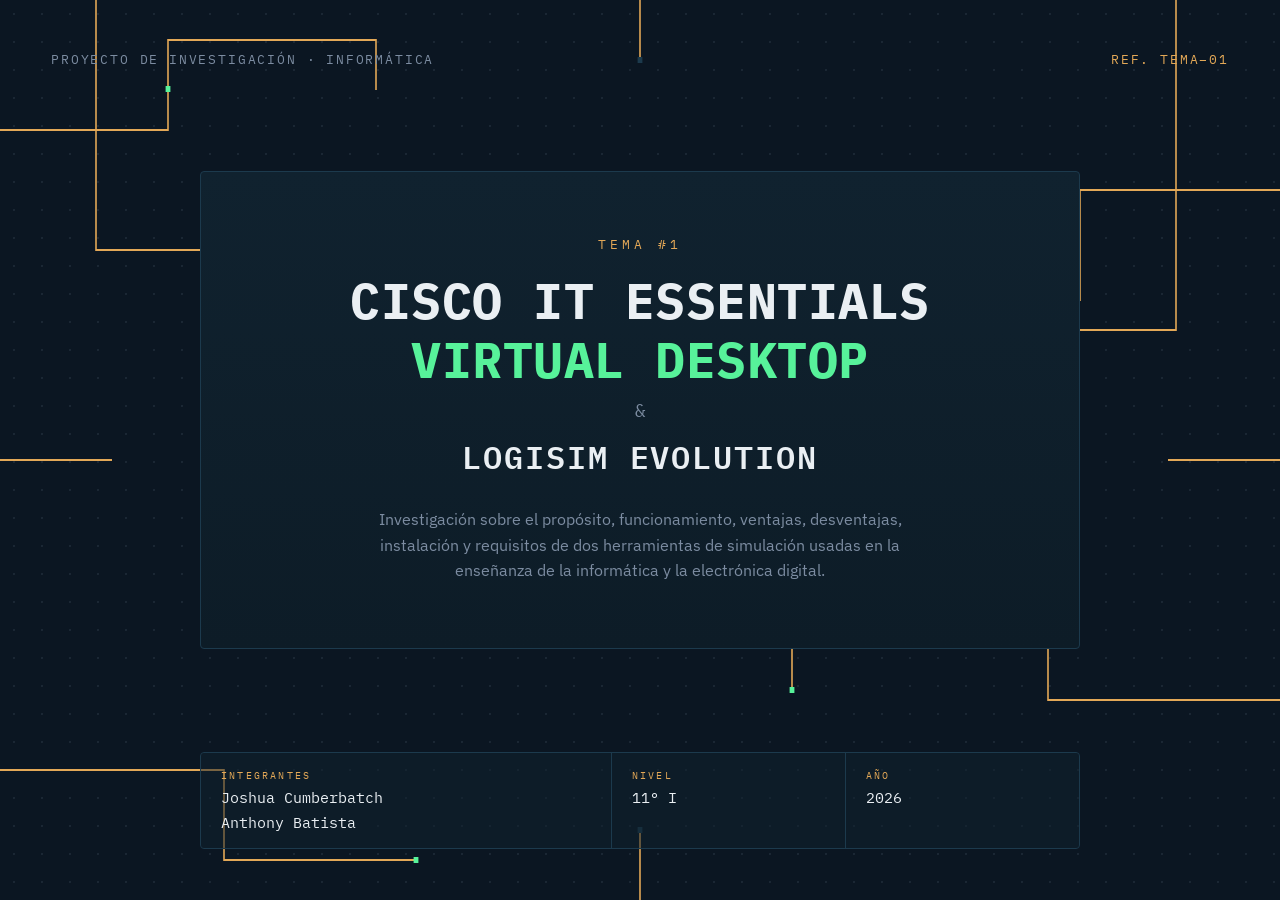
<file: Index.html>
<!DOCTYPE html>
<html lang="es">
<head>
<meta charset="UTF-8">
<meta name="viewport" content="width=device-width, initial-scale=1.0">
<title>Cisco IT Essentials: Virtual Desktop &amp; Logisim Evolution — Portada</title>
<link rel="preconnect" href="https://fonts.googleapis.com">
<link rel="preconnect" href="https://fonts.gstatic.com" crossorigin>
<link href="https://fonts.googleapis.com/css2?family=IBM+Plex+Mono:wght@400;500;600;700&family=IBM+Plex+Sans:wght@400;500;600&display=swap" rel="stylesheet">
<style>
  :root{
    --bg: #0b1622;
    --panel: #10222f;
    --panel-line: #1c3a4d;
    --copper: #e3a857;
    --signal: #57f29a;
    --text: #eaeff3;
    --muted: #7c8ca1;
  }

  *{ box-sizing: border-box; margin:0; padding:0; }

  html,body{ height:100%; }

  body{
    background: var(--bg);
    color: var(--text);
    font-family: 'IBM Plex Sans', sans-serif;
    min-height: 100vh;
    overflow-x: hidden;
  }

  .board{
    position: relative;
    min-height: 100vh;
    display: flex;
    flex-direction: column;
    justify-content: space-between;
    padding: clamp(20px, 4vw, 56px);
    background-image:
      radial-gradient(circle, rgba(124,140,161,0.14) 1px, transparent 1px);
    background-size: 28px 28px;
  }

  .traces{
    position: absolute;
    inset: 0;
    width: 100%;
    height: 100%;
    z-index: 0;
    pointer-events: none;
  }

  .traces path{
    fill: none;
    stroke: var(--panel-line);
    stroke-width: 2;
    transition: stroke-dashoffset 1.3s cubic-bezier(.2,.7,.3,1), stroke 1.3s ease;
  }

  .traces path.on{
    stroke: var(--copper);
  }

  .traces .pad{
    fill: var(--panel-line);
    transition: fill 1s ease;
  }

  .traces .pad.on{
    fill: var(--signal);
  }

  @media (prefers-reduced-motion: reduce){
    .traces path{ transition: none; }
    .traces .pad{ transition: none; }
  }

  .topbar{
    position: relative;
    z-index: 1;
    display: flex;
    justify-content: space-between;
    align-items: baseline;
    flex-wrap: wrap;
    gap: 10px;
    font-family: 'IBM Plex Mono', monospace;
    font-size: clamp(11px, 1.2vw, 13px);
    letter-spacing: 0.14em;
    color: var(--muted);
    text-transform: uppercase;
  }

  .topbar .ref{ color: var(--copper); }

  main.chip{
    position: relative;
    z-index: 1;
    align-self: center;
    width: min(880px, 100%);
    margin: 40px 0;
    padding: clamp(28px, 5vw, 64px) clamp(20px, 6vw, 72px);
    background: linear-gradient(180deg, var(--panel), #0d1c27);
    border: 1px solid var(--panel-line);
    border-radius: 4px;
    text-align: center;
    box-shadow: 0 0 0 rgba(87,242,154,0);
    transition: box-shadow 1.4s ease, border-color 1.4s ease;
  }

  main.chip.lit{
    border-color: rgba(227,168,87,0.4);
    box-shadow: 0 0 60px rgba(87,242,154,0.06), 0 0 0 1px rgba(227,168,87,0.08) inset;
  }

  .kicker{
    font-family: 'IBM Plex Mono', monospace;
    font-size: clamp(11px, 1.3vw, 13px);
    letter-spacing: 0.3em;
    color: var(--copper);
    text-transform: uppercase;
    margin-bottom: 18px;
  }

  h1.title{
    font-family: 'IBM Plex Mono', monospace;
    font-weight: 700;
    font-size: clamp(28px, 5.4vw, 50px);
    line-height: 1.18;
    letter-spacing: 0.01em;
  }

  h1.title .accent{
    color: var(--signal);
    text-shadow: 0 0 0 rgba(87,242,154,0);
    transition: text-shadow 1.4s ease;
  }

  main.chip.lit h1.title .accent{
    text-shadow: 0 0 26px rgba(87,242,154,0.45);
  }

  .ampersand{
    font-family: 'IBM Plex Mono', monospace;
    color: var(--muted);
    font-size: clamp(14px, 2vw, 18px);
    margin: 10px 0;
  }

  h2.subtitle{
    font-family: 'IBM Plex Mono', monospace;
    font-weight: 600;
    font-size: clamp(20px, 3.6vw, 32px);
    letter-spacing: 0.06em;
    color: var(--text);
  }

  p.desc{
    max-width: 56ch;
    margin: 26px auto 0;
    font-size: clamp(14px, 1.6vw, 16px);
    line-height: 1.6;
    color: var(--muted);
  }

  footer.datasheet{
    position: relative;
    z-index: 1;
    align-self: center;
    width: min(880px, 100%);
    display: grid;
    grid-template-columns: 1.4fr 0.8fr 0.8fr;
    border: 1px solid var(--panel-line);
    border-radius: 4px;
    overflow: hidden;
    font-family: 'IBM Plex Mono', monospace;
  }

  footer.datasheet .field{
    padding: 16px 20px;
    display: flex;
    flex-direction: column;
    gap: 6px;
    background: rgba(16,34,47,0.5);
  }

  footer.datasheet .field + .field{
    border-left: 1px solid var(--panel-line);
  }

  footer.datasheet .label{
    font-size: 10px;
    letter-spacing: 0.22em;
    text-transform: uppercase;
    color: var(--copper);
  }

  footer.datasheet .value{
    font-size: clamp(13px, 1.6vw, 15px);
    color: var(--text);
  }

  @media (max-width: 640px){
    footer.datasheet{ grid-template-columns: 1fr; }
    footer.datasheet .field + .field{ border-left:none; border-top: 1px solid var(--panel-line); }
  }
</style>
</head>
<body>

<div class="board">

  <svg class="traces" viewBox="0 0 1600 900" preserveAspectRatio="none" aria-hidden="true">
    <path d="M 0 130 L 210 130 L 210 40 L 470 40 L 470 90"></path>
    <path d="M 1600 190 L 1350 190 L 1350 300 L 1100 300 L 1100 190"></path>
    <path d="M 0 770 L 280 770 L 280 860 L 520 860"></path>
    <path d="M 1600 700 L 1310 700 L 1310 610 L 990 610 L 990 690"></path>
    <path d="M 120 0 L 120 250 L 260 250"></path>
    <path d="M 1470 0 L 1470 330 L 1310 330 L 1310 260"></path>
    <path d="M 0 460 L 140 460"></path>
    <path d="M 1600 460 L 1460 460"></path>
    <path d="M 800 0 L 800 60"></path>
    <path d="M 800 900 L 800 830"></path>

    <rect class="pad" x="207" y="86" width="6" height="6"></rect>
    <rect class="pad" x="1097" y="187" width="6" height="6"></rect>
    <rect class="pad" x="517" y="857" width="6" height="6"></rect>
    <rect class="pad" x="987" y="687" width="6" height="6"></rect>
    <rect class="pad" x="257" y="247" width="6" height="6"></rect>
    <rect class="pad" x="1307" y="257" width="6" height="6"></rect>
    <rect class="pad" x="797" y="57" width="6" height="6"></rect>
    <rect class="pad" x="797" y="827" width="6" height="6"></rect>
  </svg>

  <div class="topbar">
    <span>Proyecto de investigación &middot; Informática</span>
    <span class="ref">Ref. Tema&ndash;01</span>
  </div>

  <main class="chip" id="chip">
    <p class="kicker">Tema #1</p>
    <h1 class="title">CISCO IT ESSENTIALS<br><span class="accent">VIRTUAL DESKTOP</span></h1>
    <p class="ampersand">&amp;</p>
    <h2 class="subtitle">LOGISIM EVOLUTION</h2>
    <p class="desc">
      Investigación sobre el propósito, funcionamiento, ventajas, desventajas,
      instalación y requisitos de dos herramientas de simulación usadas en la
      enseñanza de la informática y la electrónica digital.
    </p>
  </main>

  <footer class="datasheet">
    <div class="field">
      <span class="label">Integrantes</span>
      <span class="value">Joshua Cumberbatch</span>
      <span class="value">Anthony Batista</span>
    </div>
    <div class="field">
      <span class="label">Nivel</span>
      <span class="value">11&deg; I</span>
    </div>
    <div class="field">
      <span class="label">A&ntilde;o</span>
      <span class="value">2026</span>
    </div>
  </footer>

</div>

<script>
  const reduce = window.matchMedia('(prefers-reduced-motion: reduce)').matches;
  const paths = document.querySelectorAll('.traces path');
  const pads = document.querySelectorAll('.traces .pad');
  const chip = document.getElementById('chip');

  if(reduce){
    paths.forEach(p => p.classList.add('on'));
    pads.forEach(p => p.classList.add('on'));
    chip.classList.add('lit');
  } else {
    paths.forEach((p) => {
      const len = p.getTotalLength();
      p.style.strokeDasharray = len;
      p.style.strokeDashoffset = len;
    });

    window.addEventListener('load', () => {
      setTimeout(() => {
        paths.forEach((p, i) => {
          setTimeout(() => {
            p.style.strokeDashoffset = 0;
            p.classList.add('on');
          }, i * 90);
        });
        pads.forEach((p, i) => {
          setTimeout(() => p.classList.add('on'), 500 + i * 90);
        });
        setTimeout(() => chip.classList.add('lit'), 900 + paths.length * 90);
      }, 200);
    });
  }
</script>

</body>
</html>
</file>
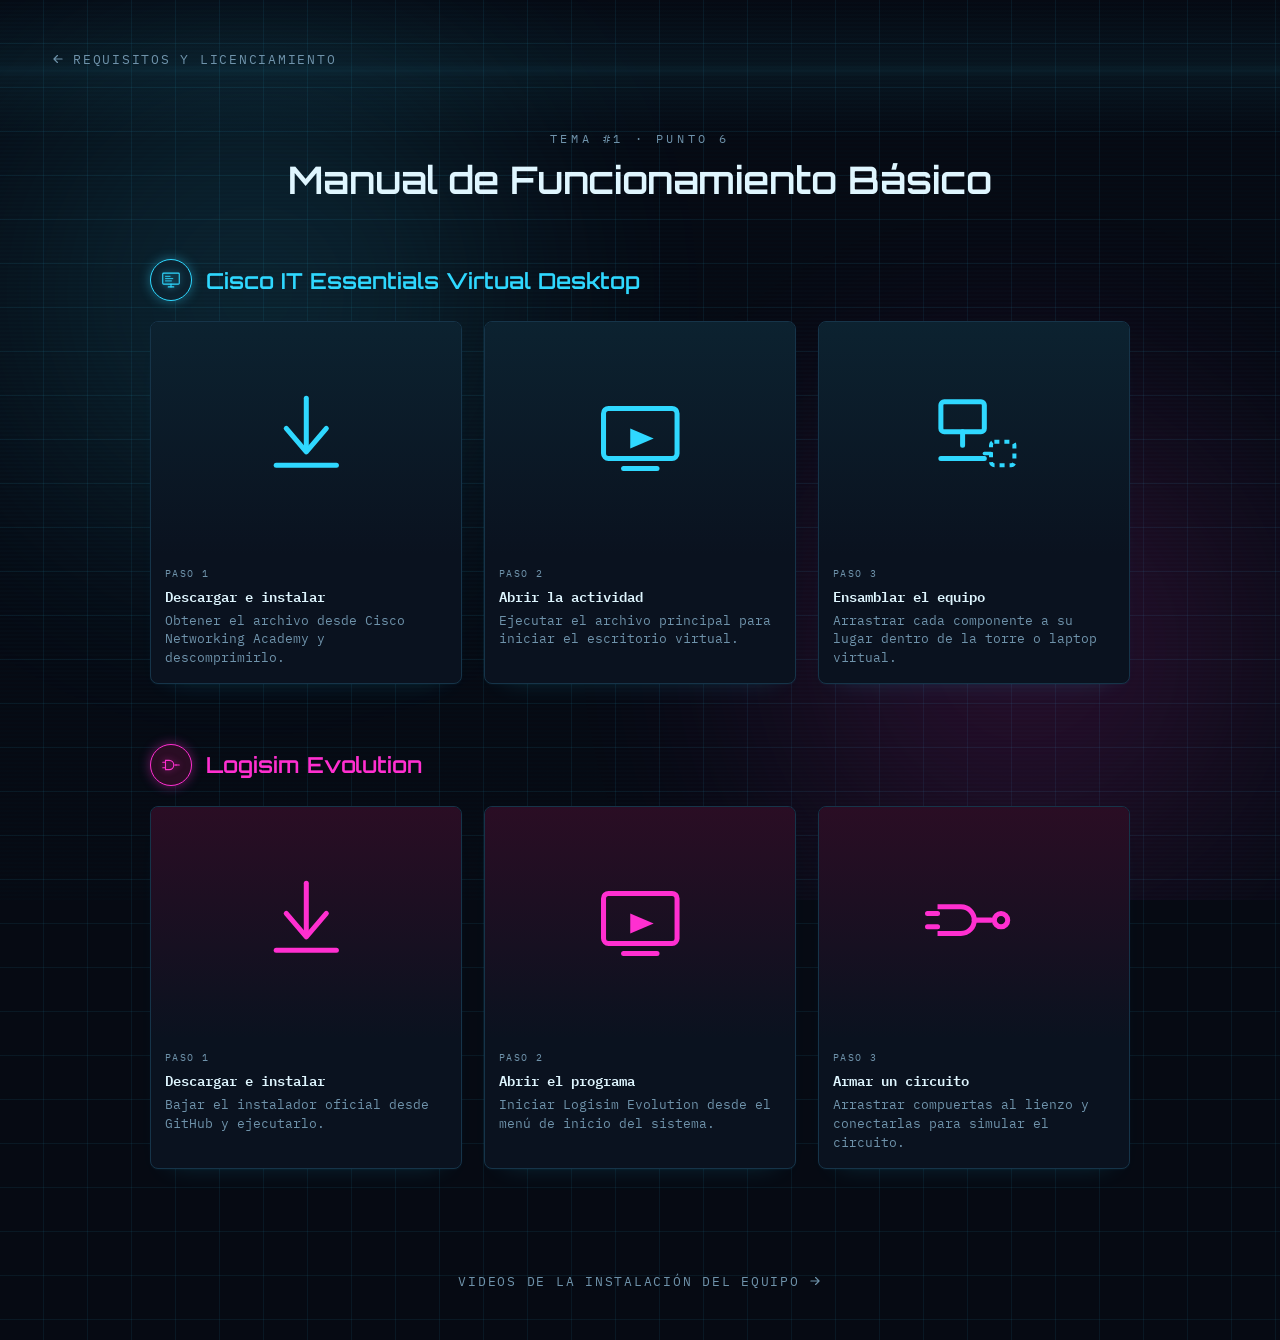
<file: manual.html>
<!DOCTYPE html>
<html lang="es">
<head>
<meta charset="UTF-8">
<meta name="viewport" content="width=device-width, initial-scale=1.0">
<title>Manual de Funcionamiento — Cisco IT Essentials Virtual Desktop &amp; Logisim Evolution</title>
<link rel="preconnect" href="https://fonts.googleapis.com">
<link rel="preconnect" href="https://fonts.gstatic.com" crossorigin>
<link href="https://fonts.googleapis.com/css2?family=Orbitron:wght@500;600;700;800&family=IBM+Plex+Mono:wght@400;500;600&display=swap" rel="stylesheet">
<style>
  :root{
    --paper: #060a13;
    --paper-line: rgba(47,216,255,0.07);
    --ink: #dff6ff;
    --muted: #6f93ab;
    --cisco: #2fd8ff;
    --cisco-soft: #0c2230;
    --logisim: #ff2fd0;
    --logisim-soft: #2a0d24;
    --panel-border: #163449;
    --shadow: 47, 216, 255;
  }

  *{ box-sizing: border-box; margin:0; padding:0; }
  html,body{ height:100%; }

  body{
    background: var(--paper);
    color: var(--ink);
    font-family: 'IBM Plex Mono', monospace;
    min-height: 100vh;
    background-image:
      linear-gradient(var(--paper-line) 1px, transparent 1px),
      linear-gradient(90deg, var(--paper-line) 1px, transparent 1px);
    background-size: 44px 44px;
    background-position: -1px -1px;
  }

  .page{
    position: relative;
    z-index: 1;
    min-height: 100vh;
    display: flex;
    flex-direction: column;
    align-items: center;
    padding: clamp(22px, 4vw, 56px);
  }

  .back-link, .next-link{
    display: inline-flex;
    align-items: center;
    gap: 8px;
    font-family: 'IBM Plex Mono', monospace;
    font-size: 12.5px;
    letter-spacing: 0.14em;
    text-transform: uppercase;
    text-decoration: none;
    color: var(--muted);
    transition: color 0.2s ease, gap 0.2s ease;
  }
  .back-link{ align-self: flex-start; margin-bottom: clamp(30px, 6vw, 64px); }
  .next-link{ margin-top: 44px; }
  .back-link:hover, .back-link:focus-visible,
  .next-link:hover, .next-link:focus-visible{ color: var(--ink); gap: 12px; }
  .back-link svg, .next-link svg{ width: 14px; height: 14px; }

  .section-head{
    width: min(980px, 100%);
    text-align: center;
    margin-bottom: clamp(30px, 5vw, 56px);
  }

  .section-eyebrow{
    font-family: 'IBM Plex Mono', monospace;
    font-size: 12px;
    letter-spacing: 0.3em;
    text-transform: uppercase;
    color: var(--muted);
  }

  h1.section-title{
    font-family: 'Orbitron', sans-serif;
    font-weight: 600;
    font-size: clamp(24px, 4vw, 38px);
    margin-top: 10px;
    color: var(--ink);
    animation: title-flicker 3.6s ease-in-out infinite;
  }

  .app-block{
    width: min(980px, 100%);
    margin-bottom: clamp(36px, 6vw, 60px);
  }

  .app-block-head{
    display: flex;
    align-items: center;
    gap: 14px;
    margin-bottom: 20px;
  }

  .app-block-head .icon-wrap{
    width: 42px; height: 42px; flex-shrink: 0;
    border-radius: 50%;
    display: flex; align-items: center; justify-content: center;
  }
  .app-block-head .icon-wrap.cisco{ background: var(--cisco-soft); border: 1px solid var(--cisco); box-shadow: 0 0 12px rgba(47,216,255,0.4); }
  .app-block-head .icon-wrap.logisim{ background: var(--logisim-soft); border: 1px solid var(--logisim); box-shadow: 0 0 12px rgba(255,47,208,0.4); }
  .app-block-head .icon-wrap.cisco svg{ filter: drop-shadow(0 0 3px rgba(47,216,255,0.6)); }
  .app-block-head .icon-wrap.logisim svg{ filter: drop-shadow(0 0 3px rgba(255,47,208,0.6)); }
  .app-block-head .icon-wrap svg{ width: 22px; height: 22px; }

  .app-block-head h2{
    font-family: 'Orbitron', sans-serif;
    font-weight: 600;
    font-size: clamp(18px, 2.4vw, 22px);
  }
  .app-block.cisco h2{ color: var(--cisco); }
  .app-block.logisim h2{ color: var(--logisim); }

  .gallery{
    display: grid;
    grid-template-columns: repeat(3, 1fr);
    gap: clamp(14px, 2.4vw, 22px);
  }

  .gcard{
    background: #0a121f;
    border: 1px solid var(--panel-border);
    border-radius: 8px;
    overflow: hidden;
    box-shadow: 0 1px 2px rgba(var(--shadow),0.05), 0 14px 26px -20px rgba(var(--shadow),0.2);
  }

  .gcard .art{
    aspect-ratio: 4/3;
    display: flex;
    align-items: center;
    justify-content: center;
  }
  .app-block.cisco .gcard .art{ background: linear-gradient(180deg, var(--cisco-soft), #0a121f); }
  .app-block.logisim .gcard .art{ background: linear-gradient(180deg, var(--logisim-soft), #0a121f); }
  .gcard .art svg{ width: 46%; height: 46%; }

  .gcard .cap{
    padding: 12px 14px 16px;
  }

  .gcard .step-no{
    font-family: 'IBM Plex Mono', monospace;
    font-size: 10px;
    letter-spacing: 0.14em;
    text-transform: uppercase;
    color: var(--muted);
  }

  .gcard .step-title{
    font-family: 'IBM Plex Mono', monospace;
    font-weight: 600;
    font-size: clamp(12.5px, 1.5vw, 14px);
    margin: 4px 0 4px;
    color: var(--ink);
  }

  .gcard .step-desc{
    font-size: clamp(11.5px, 1.35vw, 12.5px);
    line-height: 1.5;
    color: var(--muted);
  }

  @media (max-width: 700px){
    .gallery{ grid-template-columns: 1fr; }
  }
</style>
<link rel="stylesheet" href="assets/cyberpunk-fx.css">
</head>
<body>

<div class="bg-fx"><div class="glow-a"></div><div class="glow-b"></div><div class="scan"></div></div>


<div class="page">

  <a class="back-link" href="requisitos.html">
    <svg viewBox="0 0 24 24" fill="none" xmlns="http://www.w3.org/2000/svg"><path d="M19 12H5M11 18l-6-6 6-6" stroke="currentColor" stroke-width="2" stroke-linecap="round" stroke-linejoin="round"/></svg>
    Requisitos y Licenciamiento
  </a>

  <div class="section-head">
    <p class="section-eyebrow">Tema #1 &middot; Punto 6</p>
    <h1 class="section-title">Manual de Funcionamiento B&aacute;sico</h1>
  </div>

  <div class="app-block cisco">
    <div class="app-block-head">
      <span class="icon-wrap cisco">
        <svg viewBox="0 0 48 48" fill="none" xmlns="http://www.w3.org/2000/svg">
          <rect x="6" y="9" width="36" height="24" rx="2" stroke="#2fd8ff" stroke-width="2.4"/>
          <path d="M18 39h12" stroke="#2fd8ff" stroke-width="2.4" stroke-linecap="round"/>
          <path d="M24 33v6" stroke="#2fd8ff" stroke-width="2.4" stroke-linecap="round"/>
          <path d="M12 16h10M12 21h16M12 26h13" stroke="#2fd8ff" stroke-width="2" stroke-linecap="round"/>
        </svg>
      </span>
      <h2>Cisco IT Essentials Virtual Desktop</h2>
    </div>

    <div class="gallery">
      <div class="gcard">
        <div class="art">
          <svg viewBox="0 0 64 64" fill="none" xmlns="http://www.w3.org/2000/svg">
            <path d="M32 8v30" stroke="#2fd8ff" stroke-width="3" stroke-linecap="round"/>
            <path d="M20 26l12 14 12-14" stroke="#2fd8ff" stroke-width="3" stroke-linecap="round" stroke-linejoin="round"/>
            <path d="M14 48h36" stroke="#2fd8ff" stroke-width="3" stroke-linecap="round"/>
          </svg>
        </div>
        <div class="cap">
          <p class="step-no">Paso 1</p>
          <p class="step-title">Descargar e instalar</p>
          <p class="step-desc">Obtener el archivo desde Cisco Networking Academy y descomprimirlo.</p>
        </div>
      </div>

      <div class="gcard">
        <div class="art">
          <svg viewBox="0 0 64 64" fill="none" xmlns="http://www.w3.org/2000/svg">
            <rect x="10" y="14" width="44" height="30" rx="3" stroke="#2fd8ff" stroke-width="3"/>
            <path d="M26 26l14 6-14 6z" fill="#2fd8ff"/>
            <path d="M22 50h20" stroke="#2fd8ff" stroke-width="3" stroke-linecap="round"/>
          </svg>
        </div>
        <div class="cap">
          <p class="step-no">Paso 2</p>
          <p class="step-title">Abrir la actividad</p>
          <p class="step-desc">Ejecutar el archivo principal para iniciar el escritorio virtual.</p>
        </div>
      </div>

      <div class="gcard">
        <div class="art">
          <svg viewBox="0 0 64 64" fill="none" xmlns="http://www.w3.org/2000/svg">
            <rect x="12" y="10" width="26" height="18" rx="2" stroke="#2fd8ff" stroke-width="3"/>
            <rect x="42" y="34" width="14" height="14" rx="2" stroke="#2fd8ff" stroke-width="2.4" stroke-dasharray="3 3"/>
            <path d="M25 28v8M12 44h26" stroke="#2fd8ff" stroke-width="3" stroke-linecap="round"/>
            <path d="M38 41h4" stroke="#2fd8ff" stroke-width="2" stroke-linecap="round"/>
          </svg>
        </div>
        <div class="cap">
          <p class="step-no">Paso 3</p>
          <p class="step-title">Ensamblar el equipo</p>
          <p class="step-desc">Arrastrar cada componente a su lugar dentro de la torre o laptop virtual.</p>
        </div>
      </div>
    </div>
  </div>

  <div class="app-block logisim">
    <div class="app-block-head">
      <span class="icon-wrap logisim">
        <svg viewBox="0 0 48 48" fill="none" xmlns="http://www.w3.org/2000/svg">
          <path d="M12 14v20" stroke="#ff2fd0" stroke-width="2.4" stroke-linecap="round"/>
          <path d="M12 14h8a10 10 0 0 1 0 20h-8" stroke="#ff2fd0" stroke-width="2.4" stroke-linejoin="round"/>
          <path d="M6 18h6M6 30h6" stroke="#ff2fd0" stroke-width="2.4" stroke-linecap="round"/>
          <path d="M32 24h10" stroke="#ff2fd0" stroke-width="2.4" stroke-linecap="round"/>
          <circle cx="35" cy="24" r="1.6" fill="#ff2fd0"/>
        </svg>
      </span>
      <h2>Logisim Evolution</h2>
    </div>

    <div class="gallery">
      <div class="gcard">
        <div class="art">
          <svg viewBox="0 0 64 64" fill="none" xmlns="http://www.w3.org/2000/svg">
            <path d="M32 8v30" stroke="#ff2fd0" stroke-width="3" stroke-linecap="round"/>
            <path d="M20 26l12 14 12-14" stroke="#ff2fd0" stroke-width="3" stroke-linecap="round" stroke-linejoin="round"/>
            <path d="M14 48h36" stroke="#ff2fd0" stroke-width="3" stroke-linecap="round"/>
          </svg>
        </div>
        <div class="cap">
          <p class="step-no">Paso 1</p>
          <p class="step-title">Descargar e instalar</p>
          <p class="step-desc">Bajar el instalador oficial desde GitHub y ejecutarlo.</p>
        </div>
      </div>

      <div class="gcard">
        <div class="art">
          <svg viewBox="0 0 64 64" fill="none" xmlns="http://www.w3.org/2000/svg">
            <rect x="10" y="14" width="44" height="30" rx="3" stroke="#ff2fd0" stroke-width="3"/>
            <path d="M26 26l14 6-14 6z" fill="#ff2fd0"/>
            <path d="M22 50h20" stroke="#ff2fd0" stroke-width="3" stroke-linecap="round"/>
          </svg>
        </div>
        <div class="cap">
          <p class="step-no">Paso 2</p>
          <p class="step-title">Abrir el programa</p>
          <p class="step-desc">Iniciar Logisim Evolution desde el men&uacute; de inicio del sistema.</p>
        </div>
      </div>

      <div class="gcard">
        <div class="art">
          <svg viewBox="0 0 64 64" fill="none" xmlns="http://www.w3.org/2000/svg">
            <path d="M10 22h14a8 8 0 0 1 0 16h-14" stroke="#ff2fd0" stroke-width="3" stroke-linejoin="round"/>
            <path d="M4 26h6M4 34h6" stroke="#ff2fd0" stroke-width="3" stroke-linecap="round"/>
            <path d="M32 30h10" stroke="#ff2fd0" stroke-width="3" stroke-linecap="round"/>
            <circle cx="48" cy="30" r="4" stroke="#ff2fd0" stroke-width="3"/>
          </svg>
        </div>
        <div class="cap">
          <p class="step-no">Paso 3</p>
          <p class="step-title">Armar un circuito</p>
          <p class="step-desc">Arrastrar compuertas al lienzo y conectarlas para simular el circuito.</p>
        </div>
      </div>
    </div>
  </div>

  <a class="next-link" href="videos.html">
    Videos de la Instalaci&oacute;n del Equipo
    <svg viewBox="0 0 24 24" fill="none" xmlns="http://www.w3.org/2000/svg"><path d="M5 12h14M13 6l6 6-6 6" stroke="currentColor" stroke-width="2" stroke-linecap="round" stroke-linejoin="round"/></svg>
  </a>

</div>

<script src="assets/particles.js"></script>
</body>
</html>
</file>
<file: assets/cyberpunk-fx.css>
/* ============================================
   Cyberpunk FX — efectos visuales compartidos
   Tema #1 · Cisco IT Essentials & Logisim Evolution
   ============================================ */

.bg-fx{
  position: fixed;
  inset: 0;
  z-index: 0;
  pointer-events: none;
  overflow: hidden;
}

/* moving perspective glow grid on the floor */
.bg-fx .glow-a,
.bg-fx .glow-b{
  position: absolute;
  width: 60vw;
  height: 60vw;
  border-radius: 50%;
  filter: blur(90px);
  opacity: 0.16;
  animation: drift 18s ease-in-out infinite alternate;
}
.bg-fx .glow-a{
  top: -10%; left: -10%;
  background: radial-gradient(circle, #2fd8ff, transparent 70%);
}
.bg-fx .glow-b{
  bottom: -15%; right: -10%;
  background: radial-gradient(circle, #ff2fd0, transparent 70%);
  animation-delay: -9s;
}

@keyframes drift{
  0%   { transform: translate(0,0) scale(1); }
  100% { transform: translate(4%, 6%) scale(1.08); }
}

/* scanline sweep */
.bg-fx .scan{
  position: absolute;
  left: 0; right: 0;
  height: 140px;
  background: linear-gradient(180deg, transparent, rgba(47,216,255,0.05) 45%, rgba(47,216,255,0.09) 50%, rgba(47,216,255,0.05) 55%, transparent);
  animation: scan-move 7s linear infinite;
}
@keyframes scan-move{
  0%   { top: -140px; }
  100% { top: 100vh; }
}

/* fine repeating scanline texture */
.bg-fx::after{
  content:"";
  position: absolute;
  inset: 0;
  background: repeating-linear-gradient(
    180deg,
    rgba(0,0,0,0) 0px,
    rgba(0,0,0,0) 2px,
    rgba(47,216,255,0.025) 3px,
    rgba(0,0,0,0) 4px
  );
  mix-blend-mode: screen;
}

/* floating particles */
.particle{
  position: absolute;
  bottom: -10px;
  width: 3px;
  height: 3px;
  border-radius: 50%;
  background: #2fd8ff;
  box-shadow: 0 0 6px 1px rgba(47,216,255,0.8);
  opacity: 0;
  animation: rise linear infinite;
}
.particle.magenta{
  background: #ff2fd0;
  box-shadow: 0 0 6px 1px rgba(255,47,208,0.8);
}
@keyframes rise{
  0%   { transform: translateY(0) translateX(0); opacity: 0; }
  8%   { opacity: 0.9; }
  92%  { opacity: 0.5; }
  100% { transform: translateY(-105vh) translateX(var(--drift, 20px)); opacity: 0; }
}

/* glitch title effect */
.glitch{
  position: relative;
  display: inline-block;
}
.glitch::before,
.glitch::after{
  content: attr(data-text);
  position: absolute;
  left: 0; top: 0;
  width: 100%;
  overflow: hidden;
  opacity: 0.75;
}
.glitch::before{
  color: #2fd8ff;
  animation: glitch-a 4.5s infinite linear alternate-reverse;
  clip-path: inset(0 0 55% 0);
}
.glitch::after{
  color: #ff2fd0;
  animation: glitch-b 4.5s infinite linear alternate-reverse;
  clip-path: inset(55% 0 0 0);
}
@keyframes glitch-a{
  0%, 92%, 100% { transform: translate(0,0); }
  93% { transform: translate(-2px,-1px); }
  95% { transform: translate(2px,1px); }
  97% { transform: translate(-1px,1px); }
}
@keyframes glitch-b{
  0%, 90%, 100% { transform: translate(0,0); }
  91% { transform: translate(2px,1px); }
  94% { transform: translate(-2px,-1px); }
  96% { transform: translate(1px,-1px); }
}

/* neon pulse used on key CTAs / icons */
@keyframes neon-pulse{
  0%, 100% { filter: drop-shadow(0 0 3px currentColor); }
  50%      { filter: drop-shadow(0 0 9px currentColor); }
}
.neon-pulse{ animation: neon-pulse 2.4s ease-in-out infinite; }

/* generic reveal-on-load */
@keyframes fx-fade-up{
  from { opacity: 0; transform: translateY(14px); }
  to   { opacity: 1; transform: translateY(0); }
}
.fx-in{ animation: fx-fade-up 0.6s ease both; }

/* subtle neon title flicker, used on h1.section-title across pages */
@keyframes title-flicker{
  0%, 100% { text-shadow: 0 0 10px rgba(47,216,255,0.35), 0 0 22px rgba(47,216,255,0.12); }
  50%      { text-shadow: 0 0 16px rgba(47,216,255,0.55), 0 0 30px rgba(47,216,255,0.22); }
  92%      { text-shadow: 0 0 3px rgba(47,216,255,0.15); }
}
</file>
